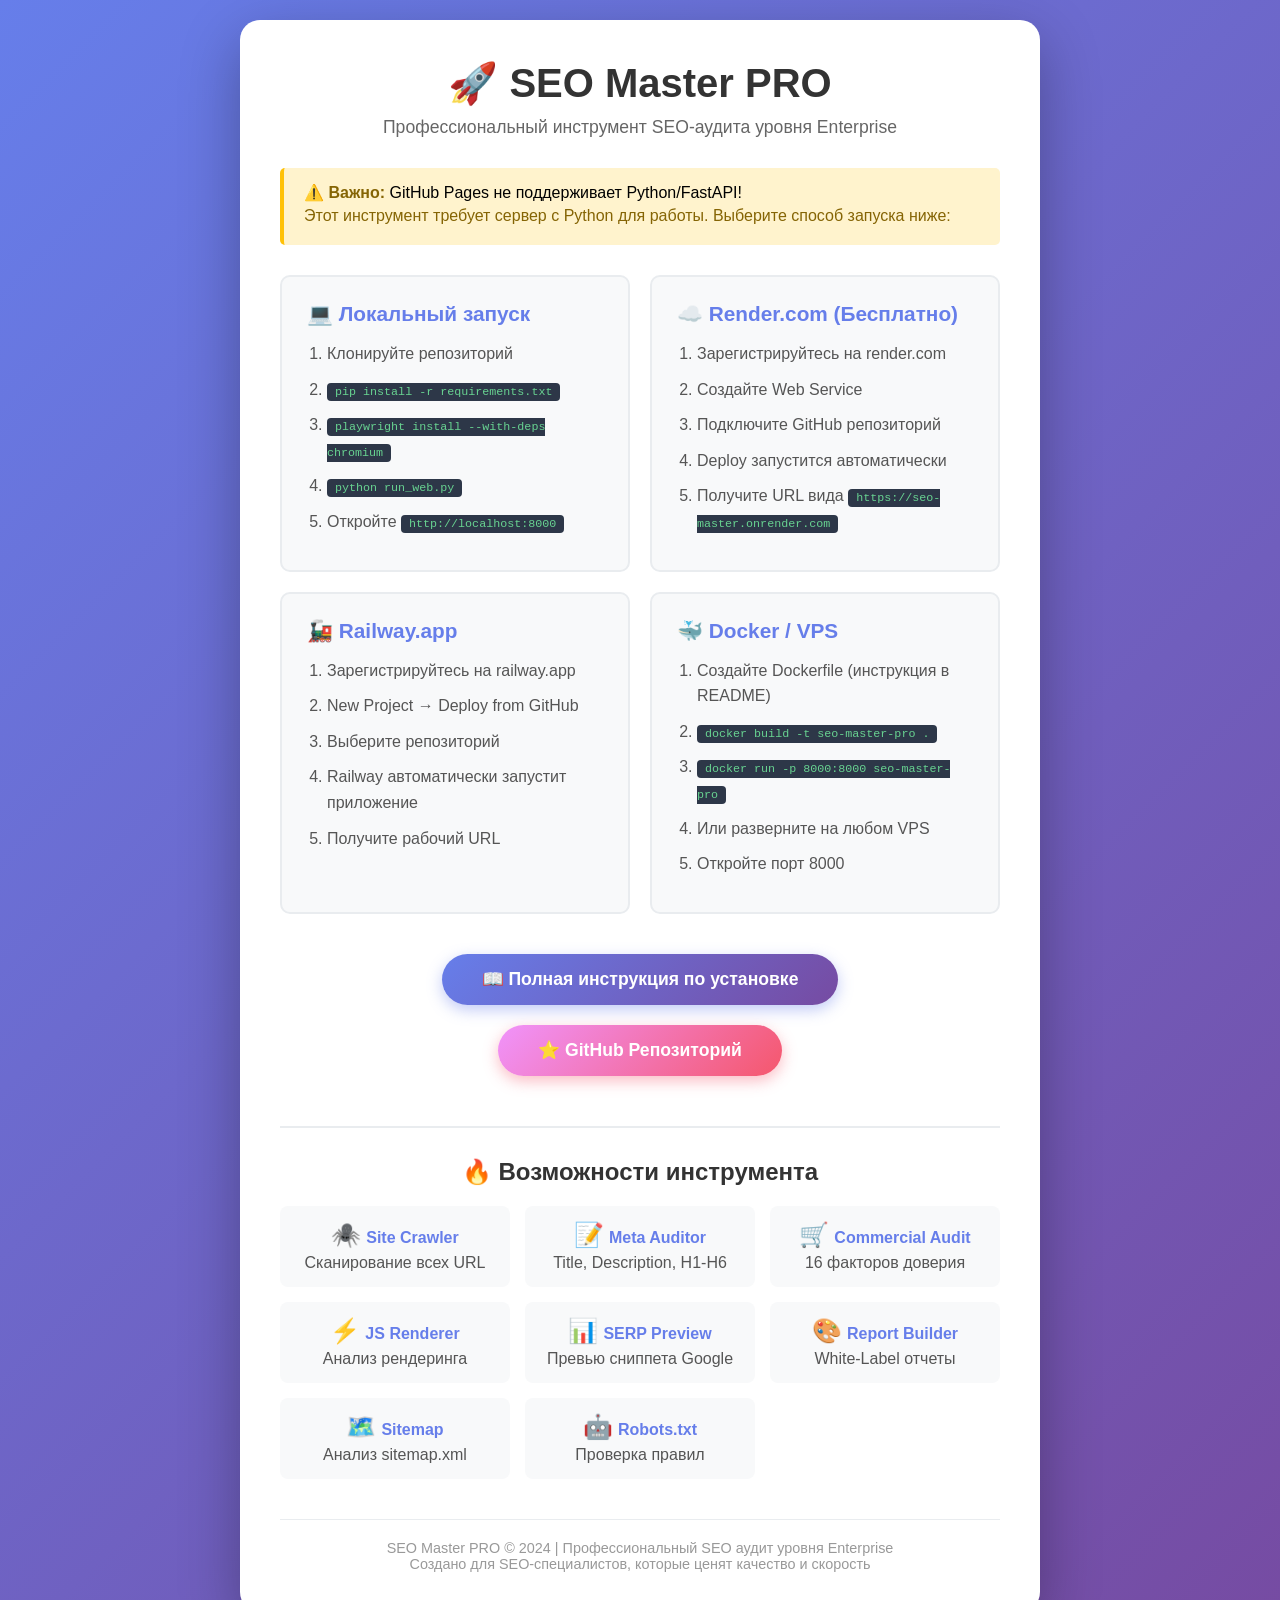
<file: seo_master_pro/web/index.html>
<!DOCTYPE html>
<html lang="ru">
<head>
    <meta charset="UTF-8">
    <meta name="viewport" content="width=device-width, initial-scale=1.0">
    <title>SEO Master PRO - Профессиональный SEO аудит</title>
    <style>
        * { margin: 0; padding: 0; box-sizing: border-box; }
        body {
            font-family: 'Segoe UI', Tahoma, Geneva, Verdana, sans-serif;
            background: linear-gradient(135deg, #667eea 0%, #764ba2 100%);
            min-height: 100vh;
            display: flex;
            align-items: center;
            justify-content: center;
            padding: 20px;
        }
        .container {
            background: white;
            border-radius: 20px;
            padding: 40px;
            max-width: 800px;
            width: 100%;
            box-shadow: 0 20px 60px rgba(0,0,0,0.3);
        }
        h1 {
            color: #333;
            text-align: center;
            margin-bottom: 10px;
            font-size: 2.5em;
        }
        .subtitle {
            text-align: center;
            color: #666;
            margin-bottom: 30px;
            font-size: 1.1em;
        }
        .warning {
            background: #fff3cd;
            border-left: 4px solid #ffc107;
            padding: 15px 20px;
            margin-bottom: 30px;
            border-radius: 5px;
        }
        .warning strong {
            color: #856404;
        }
        .warning p {
            color: #856404;
            margin: 5px 0;
        }
        .methods {
            display: grid;
            grid-template-columns: repeat(auto-fit, minmax(300px, 1fr));
            gap: 20px;
            margin-bottom: 30px;
        }
        .method-card {
            background: #f8f9fa;
            border-radius: 10px;
            padding: 25px;
            border: 2px solid #e9ecef;
            transition: all 0.3s ease;
        }
        .method-card:hover {
            transform: translateY(-5px);
            box-shadow: 0 10px 30px rgba(0,0,0,0.1);
            border-color: #667eea;
        }
        .method-card h3 {
            color: #667eea;
            margin-bottom: 15px;
            font-size: 1.3em;
        }
        .method-card ol {
            padding-left: 20px;
            color: #555;
        }
        .method-card li {
            margin-bottom: 10px;
            line-height: 1.6;
        }
        .method-card code {
            background: #2d3748;
            color: #68d391;
            padding: 2px 8px;
            border-radius: 4px;
            font-size: 0.9em;
        }
        .btn-container {
            text-align: center;
            margin-top: 30px;
        }
        .btn {
            display: inline-block;
            background: linear-gradient(135deg, #667eea 0%, #764ba2 100%);
            color: white;
            padding: 15px 40px;
            text-decoration: none;
            border-radius: 50px;
            font-size: 1.1em;
            font-weight: bold;
            transition: all 0.3s ease;
            margin: 10px;
            box-shadow: 0 5px 15px rgba(102, 126, 234, 0.4);
        }
        .btn:hover {
            transform: translateY(-3px);
            box-shadow: 0 8px 25px rgba(102, 126, 234, 0.6);
        }
        .btn-secondary {
            background: linear-gradient(135deg, #f093fb 0%, #f5576c 100%);
            box-shadow: 0 5px 15px rgba(245, 87, 108, 0.4);
        }
        .btn-secondary:hover {
            box-shadow: 0 8px 25px rgba(245, 87, 108, 0.6);
        }
        .features {
            margin-top: 40px;
            padding-top: 30px;
            border-top: 2px solid #e9ecef;
        }
        .features h2 {
            text-align: center;
            color: #333;
            margin-bottom: 20px;
        }
        .feature-grid {
            display: grid;
            grid-template-columns: repeat(auto-fit, minmax(200px, 1fr));
            gap: 15px;
        }
        .feature-item {
            background: #f8f9fa;
            padding: 15px;
            border-radius: 8px;
            text-align: center;
            color: #555;
        }
        .feature-item strong {
            color: #667eea;
            display: block;
            margin-bottom: 5px;
        }
        .emoji {
            font-size: 1.5em;
            margin-right: 5px;
        }
        footer {
            text-align: center;
            margin-top: 40px;
            padding-top: 20px;
            border-top: 1px solid #e9ecef;
            color: #999;
            font-size: 0.9em;
        }
        @media (max-width: 600px) {
            h1 { font-size: 1.8em; }
            .container { padding: 20px; }
            .methods { grid-template-columns: 1fr; }
        }
    </style>
</head>
<body>
    <div class="container">
        <h1>🚀 SEO Master PRO</h1>
        <p class="subtitle">Профессиональный инструмент SEO-аудита уровня Enterprise</p>

        <div class="warning">
            <strong>⚠️ Важно:</strong> GitHub Pages не поддерживает Python/FastAPI!<br>
            <p>Этот инструмент требует сервер с Python для работы. Выберите способ запуска ниже:</p>
        </div>

        <div class="methods">
            <div class="method-card">
                <h3>💻 Локальный запуск</h3>
                <ol>
                    <li>Клонируйте репозиторий</li>
                    <li><code>pip install -r requirements.txt</code></li>
                    <li><code>playwright install --with-deps chromium</code></li>
                    <li><code>python run_web.py</code></li>
                    <li>Откройте <code>http://localhost:8000</code></li>
                </ol>
            </div>

            <div class="method-card">
                <h3>☁️ Render.com (Бесплатно)</h3>
                <ol>
                    <li>Зарегистрируйтесь на render.com</li>
                    <li>Создайте Web Service</li>
                    <li>Подключите GitHub репозиторий</li>
                    <li>Deploy запустится автоматически</li>
                    <li>Получите URL вида <code>https://seo-master.onrender.com</code></li>
                </ol>
            </div>

            <div class="method-card">
                <h3>🚂 Railway.app</h3>
                <ol>
                    <li>Зарегистрируйтесь на railway.app</li>
                    <li>New Project → Deploy from GitHub</li>
                    <li>Выберите репозиторий</li>
                    <li>Railway автоматически запустит приложение</li>
                    <li>Получите рабочий URL</li>
                </ol>
            </div>

            <div class="method-card">
                <h3>🐳 Docker / VPS</h3>
                <ol>
                    <li>Создайте Dockerfile (инструкция в README)</li>
                    <li><code>docker build -t seo-master-pro .</code></li>
                    <li><code>docker run -p 8000:8000 seo-master-pro</code></li>
                    <li>Или разверните на любом VPS</li>
                    <li>Откройте порт 8000</li>
                </ol>
            </div>
        </div>

        <div class="btn-container">
            <a href="https://github.com/garbuzalex83-oss/sitemap-analyzer/blob/main/README_DEPLOY.md" class="btn" target="_blank">
                📖 Полная инструкция по установке
            </a>
            <a href="https://github.com/garbuzalex83-oss/sitemap-analyzer" class="btn btn-secondary" target="_blank">
                ⭐ GitHub Репозиторий
            </a>
        </div>

        <div class="features">
            <h2>🔥 Возможности инструмента</h2>
            <div class="feature-grid">
                <div class="feature-item">
                    <strong><span class="emoji">🕷️</span>Site Crawler</strong>
                    Сканирование всех URL
                </div>
                <div class="feature-item">
                    <strong><span class="emoji">📝</span>Meta Auditor</strong>
                    Title, Description, H1-H6
                </div>
                <div class="feature-item">
                    <strong><span class="emoji">🛒</span>Commercial Audit</strong>
                    16 факторов доверия
                </div>
                <div class="feature-item">
                    <strong><span class="emoji">⚡</span>JS Renderer</strong>
                    Анализ рендеринга
                </div>
                <div class="feature-item">
                    <strong><span class="emoji">📊</span>SERP Preview</strong>
                    Превью сниппета Google
                </div>
                <div class="feature-item">
                    <strong><span class="emoji">🎨</span>Report Builder</strong>
                    White-Label отчеты
                </div>
                <div class="feature-item">
                    <strong><span class="emoji">🗺️</span>Sitemap</strong>
                    Анализ sitemap.xml
                </div>
                <div class="feature-item">
                    <strong><span class="emoji">🤖</span>Robots.txt</strong>
                    Проверка правил
                </div>
            </div>
        </div>

        <footer>
            <p>SEO Master PRO © 2024 | Профессиональный SEO аудит уровня Enterprise</p>
            <p>Создано для SEO-специалистов, которые ценят качество и скорость</p>
        </footer>
    </div>
</body>
</html>
</file>
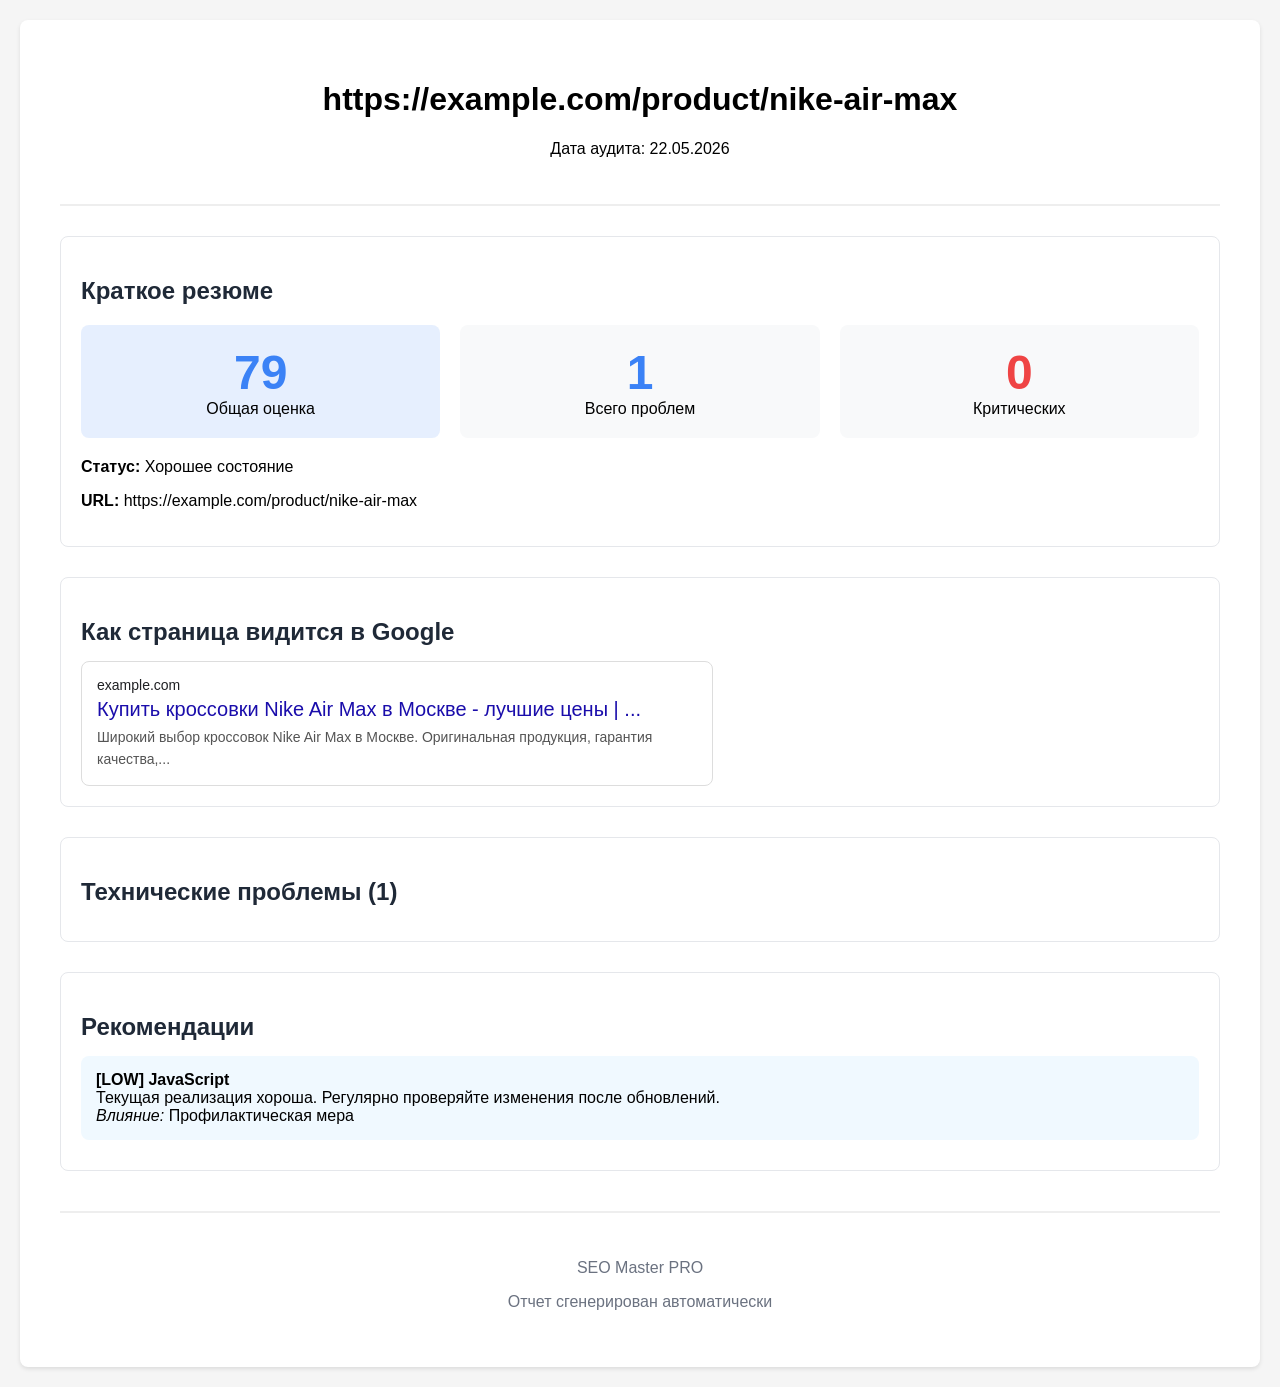
<file: seo_master_pro/reports/seo_report_20260522_213014.html>
<!DOCTYPE html>
<html lang="ru">
<head>
    <meta charset="UTF-8">
    <meta name="viewport" content="width=device-width, initial-scale=1.0">
    <title>SEO Отчет - https://example.com/product/nike-air-max</title>
    <style>
        body { font-family: Arial, sans-serif; margin: 0; padding: 20px; background: #f5f5f5; }
        .container { max-width: 1200px; margin: 0 auto; background: white; padding: 40px; border-radius: 8px; box-shadow: 0 2px 4px rgba(0,0,0,0.1); }
        .header { text-align: center; padding-bottom: 30px; border-bottom: 2px solid #eee; margin-bottom: 30px; }
        .score-card { display: flex; gap: 20px; margin: 20px 0; }
        .score-item { flex: 1; padding: 20px; border-radius: 8px; text-align: center; background: #f8f9fa; }
        .score-value { font-size: 48px; font-weight: bold; color: #3b82f6; }
        .section { margin: 30px 0; padding: 20px; border: 1px solid #e5e7eb; border-radius: 8px; }
        .section-title { font-size: 24px; margin-bottom: 15px; color: #1f2937; }
        .issue { padding: 15px; margin: 10px 0; border-left: 4px solid #ef4444; background: #fef2f2; }
        .issue.critical { border-color: #dc2626; }
        .issue.high { border-color: #ea580c; }
        .issue.medium { border-color: #ca8a04; }
        .issue.low { border-color: #2563eb; }
        .snippet-preview { border: 1px solid #ddd; padding: 15px; border-radius: 8px; max-width: 600px; }
        .snippet-url { color: #202124; font-size: 14px; margin-bottom: 5px; }
        .snippet-title { color: #1a0dab; font-size: 20px; margin-bottom: 5px; }
        .snippet-desc { color: #545454; font-size: 14px; line-height: 1.58; }
        .recommendation { padding: 15px; margin: 10px 0; background: #f0f9ff; border-radius: 8px; }
        .footer { text-align: center; padding-top: 30px; border-top: 2px solid #eee; margin-top: 40px; color: #6b7280; }
    </style>
</head>
<body>
    <div class="container">

        <div class="header">
            
            <h1>https://example.com/product/nike-air-max</h1>
            <p>Дата аудита: 22.05.2026</p>
        </div>

        <div class="section">
            <h2 class="section-title">Краткое резюме</h2>
            <div class="score-card">
                <div class="score-item" style="background: #3b82f620;">
                    <div class="score-value" style="color: #3b82f6">79</div>
                    <div>Общая оценка</div>
                </div>
                <div class="score-item">
                    <div class="score-value">1</div>
                    <div>Всего проблем</div>
                </div>
                <div class="score-item">
                    <div class="score-value" style="color: #ef4444">0</div>
                    <div>Критических</div>
                </div>
            </div>
            <p><strong>Статус:</strong> Хорошее состояние</p>
            <p><strong>URL:</strong> https://example.com/product/nike-air-max</p>
        </div>

        <div class="section">
            <h2 class="section-title">Как страница видится в Google</h2>
            <div class="snippet-preview">
                <div class="snippet-url">example.com</div>
                <div class="snippet-title">Купить кроссовки Nike Air Max в Москве - лучшие цены | ...</div>
                <div class="snippet-desc">Широкий выбор кроссовок Nike Air Max в Москве. Оригинальная продукция, гарантия качества,...</div>
            </div>
        </div>

        <div class="section">
            <h2 class="section-title">Технические проблемы (1)</h2>
            
        </div>

        <div class="section">
            <h2 class="section-title">Рекомендации</h2>
            
                <div class="recommendation">
                    <strong>[LOW] JavaScript</strong><br>
                    Текущая реализация хороша. Регулярно проверяйте изменения после обновлений.<br>
                    <em>Влияние:</em> Профилактическая мера
                </div>

        </div>

        <div class="footer">
            <p>SEO Master PRO</p>
            <p>Отчет сгенерирован автоматически</p>
        </div>

    </div>
</body>
</html>
</file>
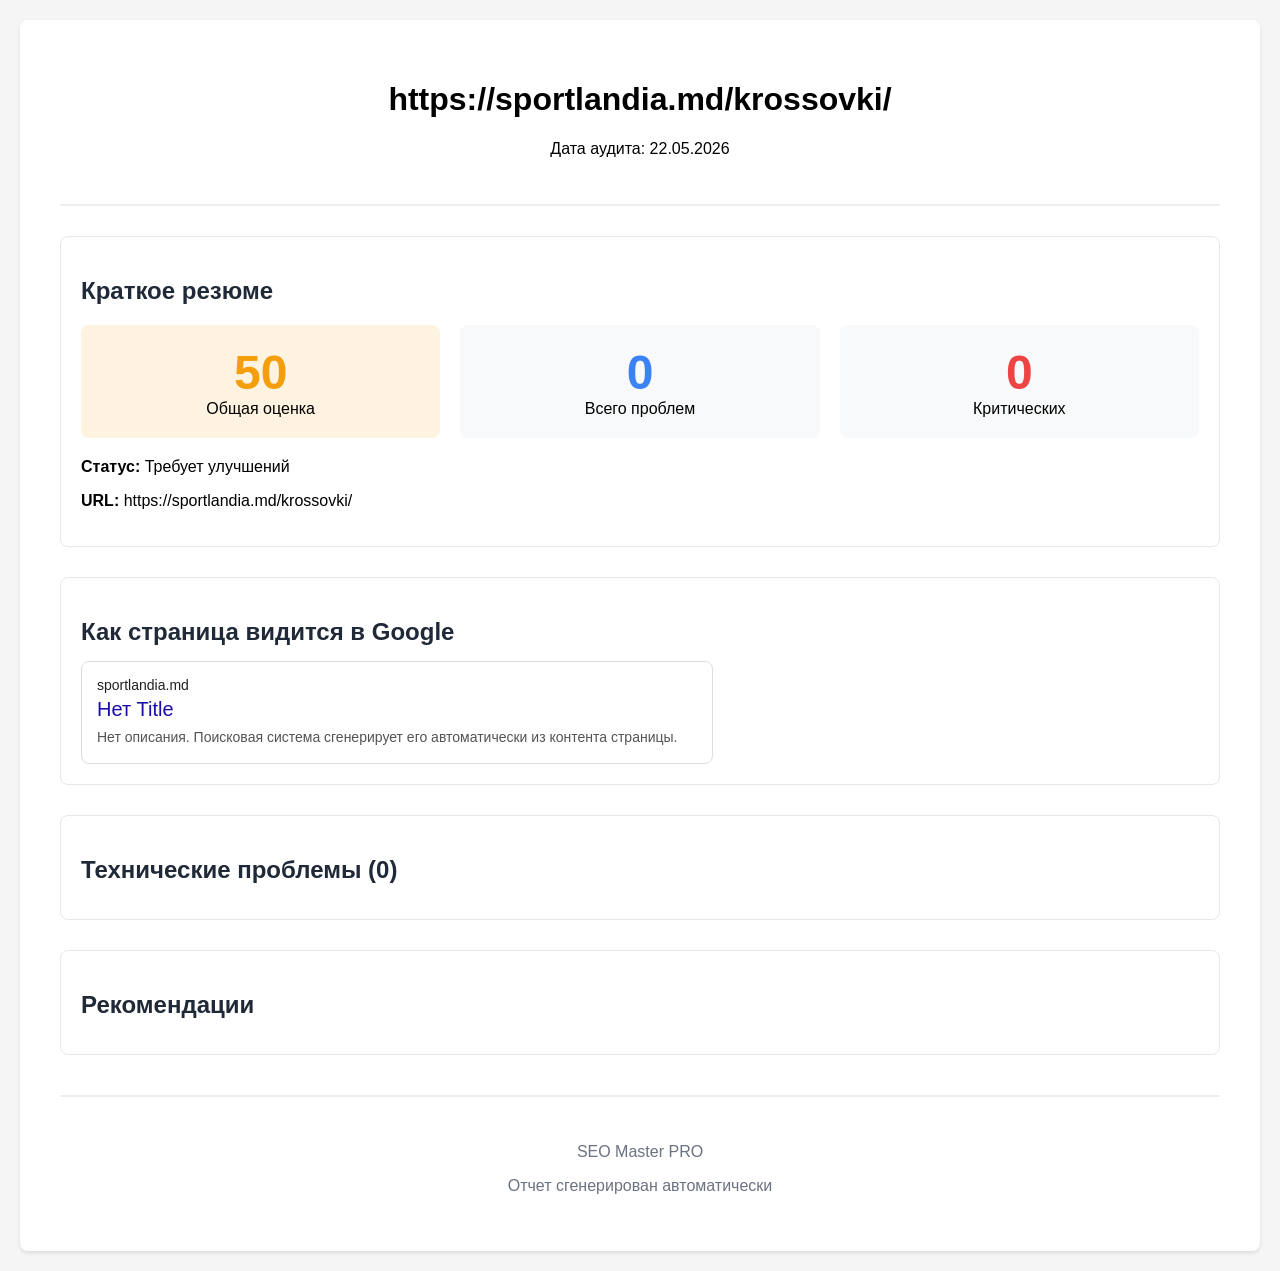
<file: seo_master_pro/reports/test_report_report_20260522_213916.html>
<!DOCTYPE html>
<html lang="ru">
<head>
    <meta charset="UTF-8">
    <meta name="viewport" content="width=device-width, initial-scale=1.0">
    <title>SEO Отчет - https://sportlandia.md/krossovki/</title>
    <style>
        body { font-family: Arial, sans-serif; margin: 0; padding: 20px; background: #f5f5f5; }
        .container { max-width: 1200px; margin: 0 auto; background: white; padding: 40px; border-radius: 8px; box-shadow: 0 2px 4px rgba(0,0,0,0.1); }
        .header { text-align: center; padding-bottom: 30px; border-bottom: 2px solid #eee; margin-bottom: 30px; }
        .score-card { display: flex; gap: 20px; margin: 20px 0; }
        .score-item { flex: 1; padding: 20px; border-radius: 8px; text-align: center; background: #f8f9fa; }
        .score-value { font-size: 48px; font-weight: bold; color: #3b82f6; }
        .section { margin: 30px 0; padding: 20px; border: 1px solid #e5e7eb; border-radius: 8px; }
        .section-title { font-size: 24px; margin-bottom: 15px; color: #1f2937; }
        .issue { padding: 15px; margin: 10px 0; border-left: 4px solid #ef4444; background: #fef2f2; }
        .issue.critical { border-color: #dc2626; }
        .issue.high { border-color: #ea580c; }
        .issue.medium { border-color: #ca8a04; }
        .issue.low { border-color: #2563eb; }
        .snippet-preview { border: 1px solid #ddd; padding: 15px; border-radius: 8px; max-width: 600px; }
        .snippet-url { color: #202124; font-size: 14px; margin-bottom: 5px; }
        .snippet-title { color: #1a0dab; font-size: 20px; margin-bottom: 5px; }
        .snippet-desc { color: #545454; font-size: 14px; line-height: 1.58; }
        .recommendation { padding: 15px; margin: 10px 0; background: #f0f9ff; border-radius: 8px; }
        .footer { text-align: center; padding-top: 30px; border-top: 2px solid #eee; margin-top: 40px; color: #6b7280; }
    </style>
</head>
<body>
    <div class="container">

        <div class="header">
            
            <h1>https://sportlandia.md/krossovki/</h1>
            <p>Дата аудита: 22.05.2026</p>
        </div>

        <div class="section">
            <h2 class="section-title">Краткое резюме</h2>
            <div class="score-card">
                <div class="score-item" style="background: #f59e0b20;">
                    <div class="score-value" style="color: #f59e0b">50</div>
                    <div>Общая оценка</div>
                </div>
                <div class="score-item">
                    <div class="score-value">0</div>
                    <div>Всего проблем</div>
                </div>
                <div class="score-item">
                    <div class="score-value" style="color: #ef4444">0</div>
                    <div>Критических</div>
                </div>
            </div>
            <p><strong>Статус:</strong> Требует улучшений</p>
            <p><strong>URL:</strong> https://sportlandia.md/krossovki/</p>
        </div>

        <div class="section">
            <h2 class="section-title">Как страница видится в Google</h2>
            <div class="snippet-preview">
                <div class="snippet-url">sportlandia.md</div>
                <div class="snippet-title">Нет Title</div>
                <div class="snippet-desc">Нет описания. Поисковая система сгенерирует его автоматически из контента страницы.</div>
            </div>
        </div>

        <div class="section">
            <h2 class="section-title">Технические проблемы (0)</h2>
            
        </div>

        <div class="section">
            <h2 class="section-title">Рекомендации</h2>
            
        </div>

        <div class="footer">
            <p>SEO Master PRO</p>
            <p>Отчет сгенерирован автоматически</p>
        </div>

    </div>
</body>
</html>
</file>
